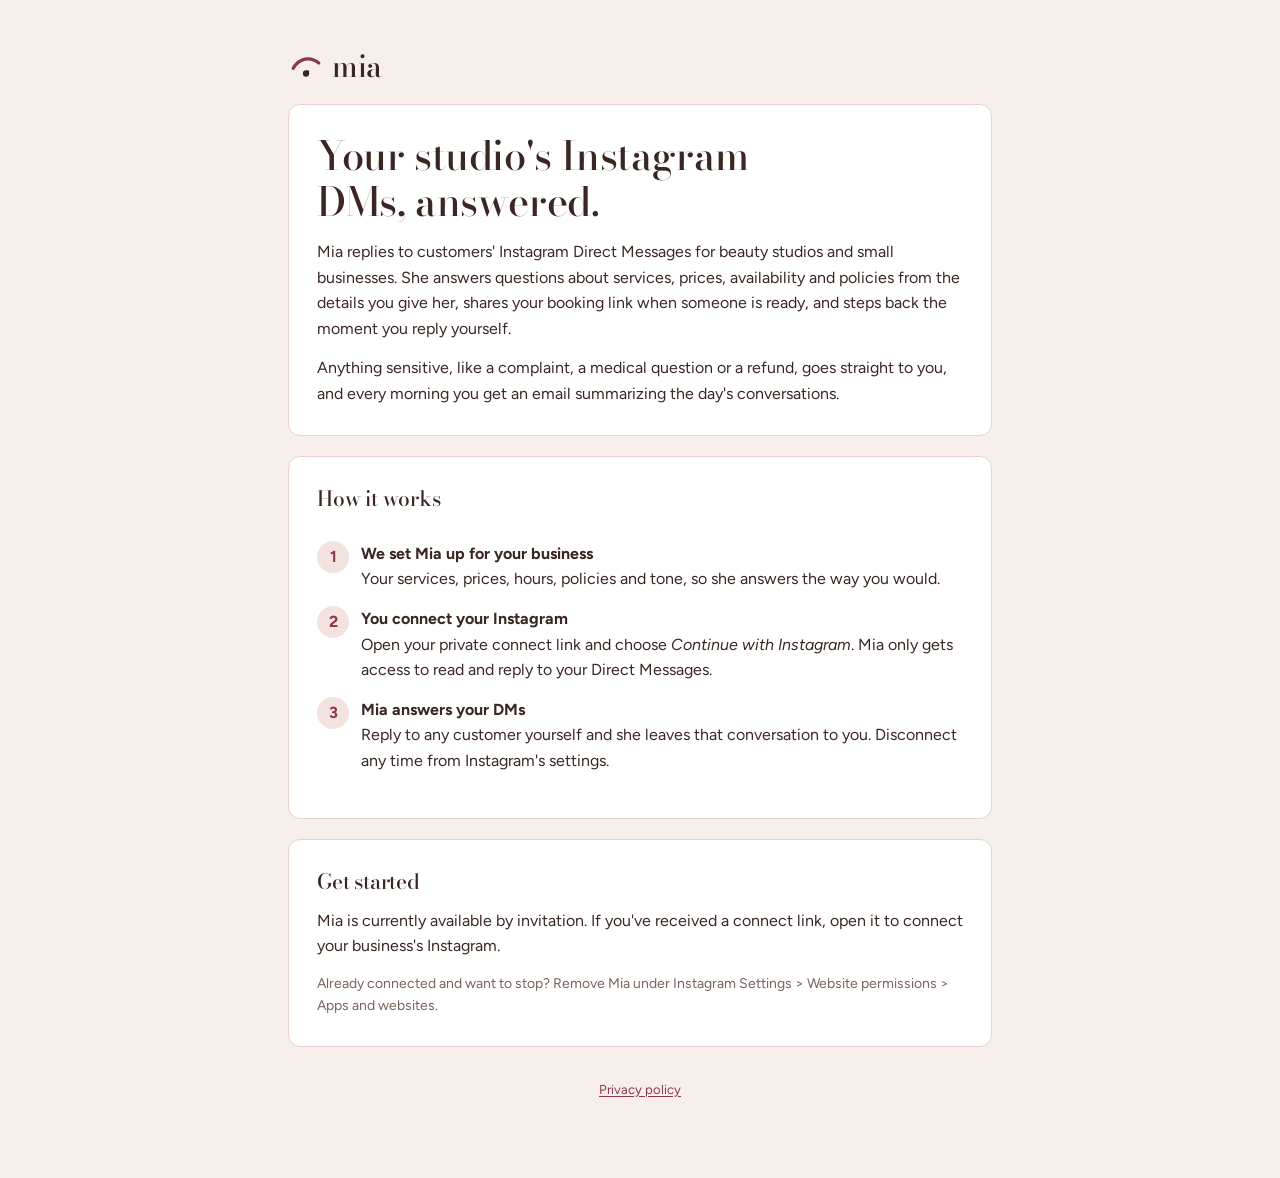
<file: static/home.html>
<!DOCTYPE html>
<html lang="en">
<head>
  <meta charset="UTF-8" />
  <meta name="viewport" content="width=device-width, initial-scale=1.0" />
  <title>Mia · Instagram DM assistant for beauty studios</title>
  <meta name="description" content="Mia answers your studio's Instagram DMs: prices, availability, policies and booking links, and hands anything sensitive to you." />
  <link rel="icon" href="/static/brand/icon.svg" type="image/svg+xml" />
  <link rel="apple-touch-icon" href="/static/brand/icon-192.png" />
  <link rel="preconnect" href="https://fonts.googleapis.com" />
  <link rel="preconnect" href="https://fonts.gstatic.com" crossorigin />
  <link rel="stylesheet" href="https://fonts.googleapis.com/css2?family=Bodoni+Moda:opsz,wght@6..96,500&family=Figtree:wght@400;500;600;700&display=swap" />
  <link rel="stylesheet" href="/static/brand/brand.css" />
  <style>
    .hero h1 { font-size: 40px; }
    .steps { counter-reset: step; list-style: none; padding: 0; display: grid; gap: 14px; }
    .steps li { counter-increment: step; display: grid; grid-template-columns: 32px 1fr; gap: 12px; align-items: start; }
    .steps li::before { content: counter(step); width: 32px; height: 32px; border-radius: 50%; background: var(--mia-tint); color: var(--mia-berry); font-weight: 700; display: grid; place-items: center; }
    .steps strong { display: block; }
    @media (max-width: 520px) { .hero h1 { font-size: 32px; } }
  </style>
</head>
<body class="mia-page">
<main class="mia-shell wide">
  <span class="mia-lockup"><img src="/static/brand/mark.svg" alt="" /><span class="mia-wordmark">mia</span></span>

  <div class="mia-card hero">
    <h1>Your studio's Instagram DMs, answered.</h1>
    <p>Mia replies to customers' Instagram Direct Messages for beauty studios and small businesses. She answers questions about services, prices, availability and policies from the details you give her, shares your booking link when someone is ready, and steps back the moment you reply yourself.</p>
    <p>Anything sensitive, like a complaint, a medical question or a refund, goes straight to you, and every morning you get an email summarizing the day's conversations.</p>
  </div>

  <div class="mia-card">
    <h2>How it works</h2>
    <ol class="steps">
      <li><span><strong>We set Mia up for your business</strong>Your services, prices, hours, policies and tone, so she answers the way you would.</span></li>
      <li><span><strong>You connect your Instagram</strong>Open your private connect link and choose <em>Continue with Instagram</em>. Mia only gets access to read and reply to your Direct Messages.</span></li>
      <li><span><strong>Mia answers your DMs</strong>Reply to any customer yourself and she leaves that conversation to you. Disconnect any time from Instagram's settings.</span></li>
    </ol>
  </div>

  <div class="mia-card">
    <h2>Get started</h2>
    <p>Mia is currently available by invitation. If you've received a connect link, open it to connect your business's Instagram.</p>
    <p class="mia-muted">Already connected and want to stop? Remove Mia under Instagram Settings &gt; Website permissions &gt; Apps and websites.</p>
  </div>

  <p class="mia-footer"><a href="/privacy">Privacy policy</a></p>
</main>
</body>
</html>
</file>
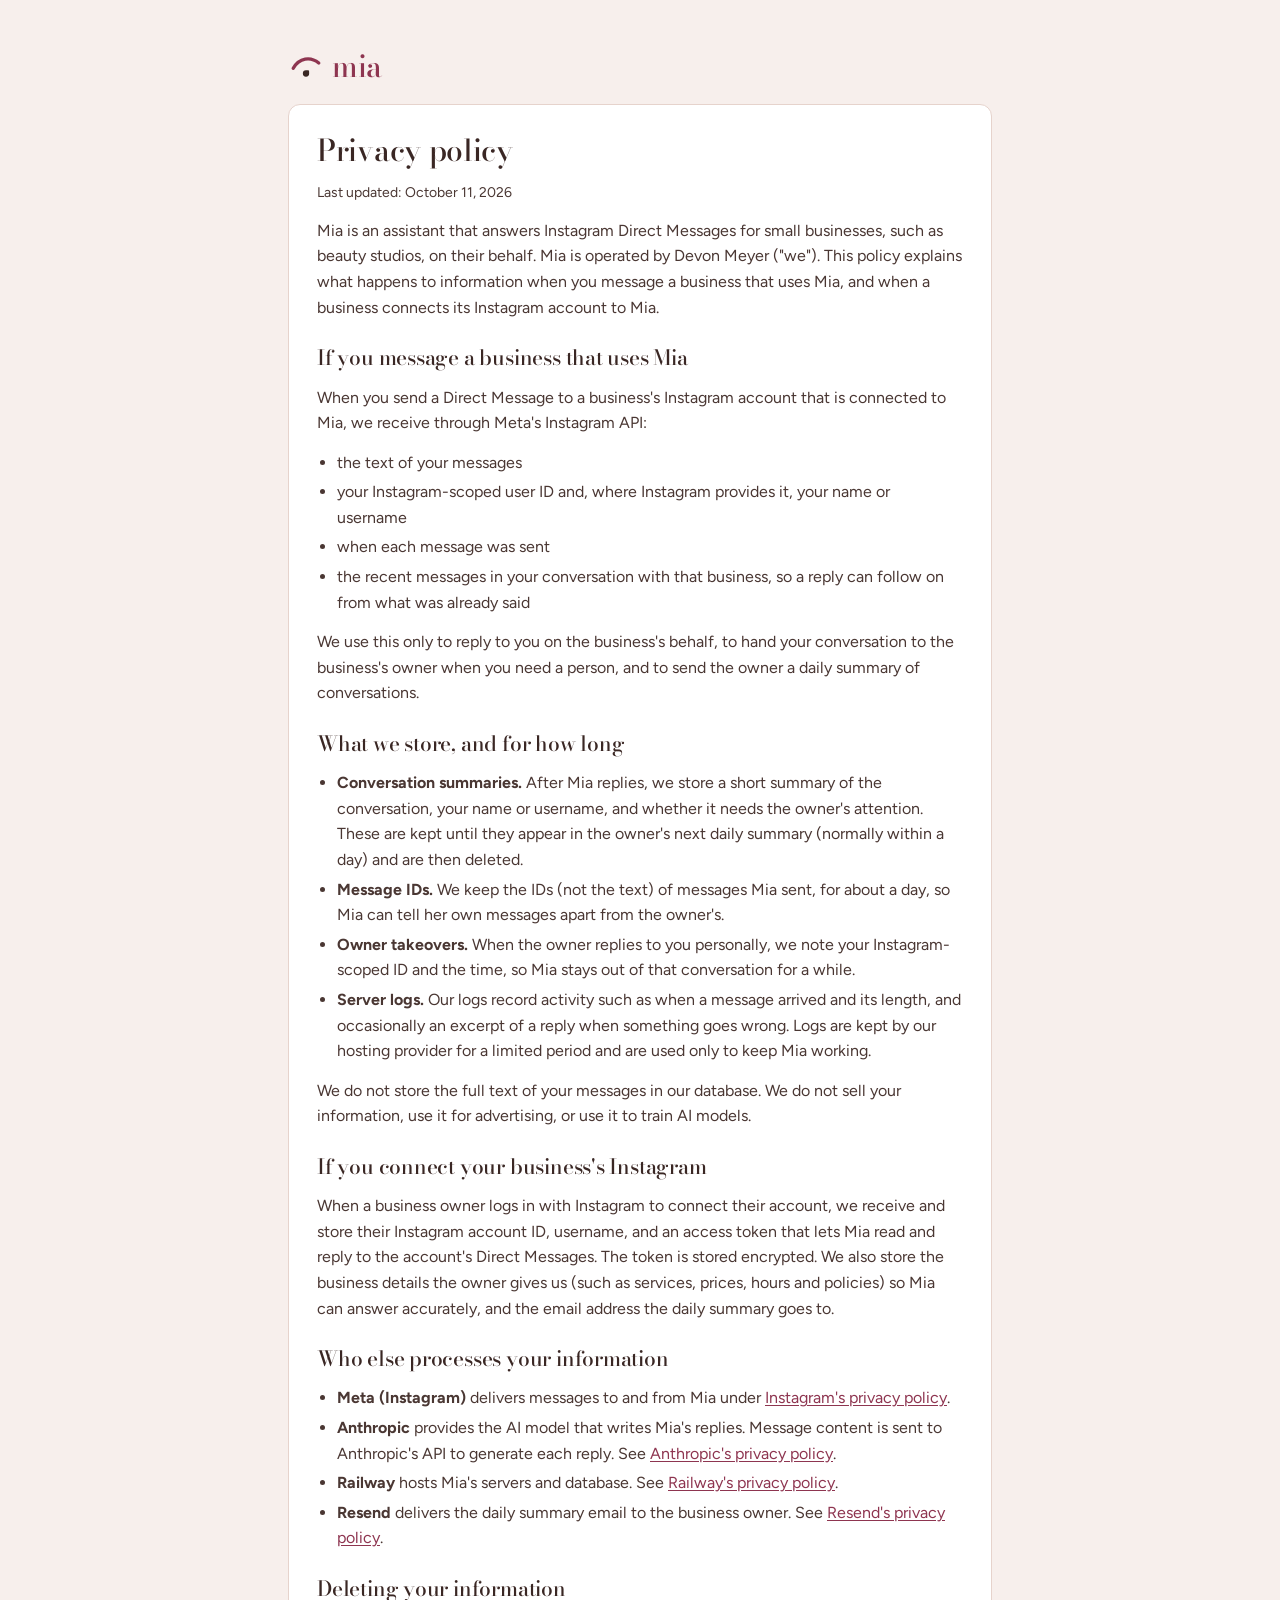
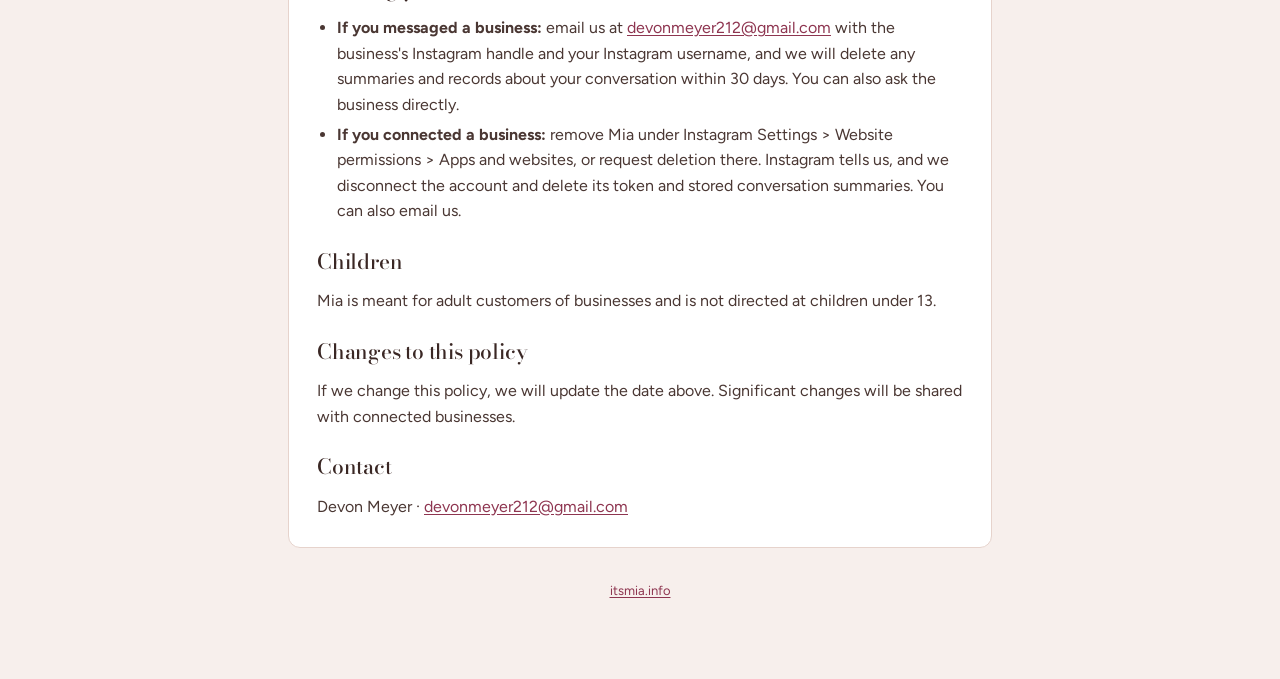
<file: static/privacy.html>
<!DOCTYPE html>
<html lang="en">
<head>
  <meta charset="UTF-8" />
  <meta name="viewport" content="width=device-width, initial-scale=1.0" />
  <title>Privacy Policy · Mia</title>
  <link rel="icon" href="/static/brand/icon.svg" type="image/svg+xml" />
  <link rel="preconnect" href="https://fonts.googleapis.com" />
  <link rel="preconnect" href="https://fonts.gstatic.com" crossorigin />
  <link rel="stylesheet" href="https://fonts.googleapis.com/css2?family=Bodoni+Moda:opsz,wght@6..96,500&family=Figtree:wght@400;500;600;700&display=swap" />
  <link rel="stylesheet" href="/static/brand/brand.css" />
  <style>
    .mia-card h2 { margin-top: 10px; }
    .mia-card ul { padding-left: 20px; display: grid; gap: 4px; }
    .mia-card p, .mia-card li { color: #4A3733; }
    .updated { color: var(--mia-soft); font-size: 14px; }
  </style>
</head>
<body class="mia-page">
<main class="mia-shell wide">
  <a class="mia-lockup" href="/"><img src="/static/brand/mark.svg" alt="" /><span class="mia-wordmark">mia</span></a>
  <div class="mia-card">
    <h1>Privacy policy</h1>
    <p class="updated">Last updated: October 11, 2026</p>

    <p>Mia is an assistant that answers Instagram Direct Messages for small businesses, such as beauty studios, on their behalf. Mia is operated by Devon Meyer ("we"). This policy explains what happens to information when you message a business that uses Mia, and when a business connects its Instagram account to Mia.</p>

    <h2>If you message a business that uses Mia</h2>
    <p>When you send a Direct Message to a business's Instagram account that is connected to Mia, we receive through Meta's Instagram API:</p>
    <ul>
      <li>the text of your messages</li>
      <li>your Instagram-scoped user ID and, where Instagram provides it, your name or username</li>
      <li>when each message was sent</li>
      <li>the recent messages in your conversation with that business, so a reply can follow on from what was already said</li>
    </ul>
    <p>We use this only to reply to you on the business's behalf, to hand your conversation to the business's owner when you need a person, and to send the owner a daily summary of conversations.</p>

    <h2>What we store, and for how long</h2>
    <ul>
      <li><strong>Conversation summaries.</strong> After Mia replies, we store a short summary of the conversation, your name or username, and whether it needs the owner's attention. These are kept until they appear in the owner's next daily summary (normally within a day) and are then deleted.</li>
      <li><strong>Message IDs.</strong> We keep the IDs (not the text) of messages Mia sent, for about a day, so Mia can tell her own messages apart from the owner's.</li>
      <li><strong>Owner takeovers.</strong> When the owner replies to you personally, we note your Instagram-scoped ID and the time, so Mia stays out of that conversation for a while.</li>
      <li><strong>Server logs.</strong> Our logs record activity such as when a message arrived and its length, and occasionally an excerpt of a reply when something goes wrong. Logs are kept by our hosting provider for a limited period and are used only to keep Mia working.</li>
    </ul>
    <p>We do not store the full text of your messages in our database. We do not sell your information, use it for advertising, or use it to train AI models.</p>

    <h2>If you connect your business's Instagram</h2>
    <p>When a business owner logs in with Instagram to connect their account, we receive and store their Instagram account ID, username, and an access token that lets Mia read and reply to the account's Direct Messages. The token is stored encrypted. We also store the business details the owner gives us (such as services, prices, hours and policies) so Mia can answer accurately, and the email address the daily summary goes to.</p>

    <h2>Who else processes your information</h2>
    <ul>
      <li><strong>Meta (Instagram)</strong> delivers messages to and from Mia under <a href="https://privacycenter.instagram.com/policy" target="_blank" rel="noopener">Instagram's privacy policy</a>.</li>
      <li><strong>Anthropic</strong> provides the AI model that writes Mia's replies. Message content is sent to Anthropic's API to generate each reply. See <a href="https://www.anthropic.com/legal/privacy" target="_blank" rel="noopener">Anthropic's privacy policy</a>.</li>
      <li><strong>Railway</strong> hosts Mia's servers and database. See <a href="https://railway.com/legal/privacy" target="_blank" rel="noopener">Railway's privacy policy</a>.</li>
      <li><strong>Resend</strong> delivers the daily summary email to the business owner. See <a href="https://resend.com/legal/privacy-policy" target="_blank" rel="noopener">Resend's privacy policy</a>.</li>
    </ul>

    <h2>Deleting your information</h2>
    <ul>
      <li><strong>If you messaged a business:</strong> email us at <a href="mailto:devonmeyer212@gmail.com">devonmeyer212@gmail.com</a> with the business's Instagram handle and your Instagram username, and we will delete any summaries and records about your conversation within 30 days. You can also ask the business directly.</li>
      <li><strong>If you connected a business:</strong> remove Mia under Instagram Settings &gt; Website permissions &gt; Apps and websites, or request deletion there. Instagram tells us, and we disconnect the account and delete its token and stored conversation summaries. You can also email us.</li>
    </ul>

    <h2>Children</h2>
    <p>Mia is meant for adult customers of businesses and is not directed at children under 13.</p>

    <h2>Changes to this policy</h2>
    <p>If we change this policy, we will update the date above. Significant changes will be shared with connected businesses.</p>

    <h2>Contact</h2>
    <p>Devon Meyer · <a href="mailto:devonmeyer212@gmail.com">devonmeyer212@gmail.com</a></p>
  </div>
  <p class="mia-footer"><a href="/">itsmia.info</a></p>
</main>
</body>
</html>
</file>
<file: static/brand/brand.css>
/* Mia brand ("Pigment"): Bodoni Moda + Figtree, a brow-arch mark, colors from pigment swatches.
   Pages load this plus the Google Fonts link below:
   https://fonts.googleapis.com/css2?family=Bodoni+Moda:opsz,wght@6..96,500&family=Figtree:wght@400;500;600;700&display=swap */
:root {
  --mia-blush: #F7EFEC;       /* page background */
  --mia-nude: #EAD8D1;        /* fills, cards */
  --mia-rose: #C9A39A;        /* lines, quiet accents */
  --mia-berry: #8E3550;       /* buttons, links, the brow arch */
  --mia-cocoa: #3A2724;       /* text, dark ground, the dot */
  --mia-tint: #F3E3DE;        /* soft fill */
  --mia-line: #E6D3CC;        /* borders */
  --mia-soft: #7A625D;        /* secondary text */
  --mia-berry-light: #E7B3C0; /* arch on dark ground */
  --mia-berry-tint: #F6DCE3;  /* "needs you" highlights */
  --mia-display: "Bodoni Moda", "Didot", "Bodoni 72", Georgia, serif;
  --mia-body: "Figtree", system-ui, -apple-system, "Segoe UI", sans-serif;
}

/* Simple branded pages: connect flow, confirmations, privacy */
body.mia-page {
  margin: 0;
  background: var(--mia-blush);
  color: var(--mia-cocoa);
  font: 16px/1.6 var(--mia-body);
  padding: 48px 16px 64px;
}
.mia-page .mia-shell { max-width: 30rem; margin: 0 auto; display: grid; gap: 20px; }
.mia-page .mia-shell.wide { max-width: 44rem; }
.mia-lockup { display: inline-flex; align-items: center; gap: 8px; color: var(--mia-cocoa); text-decoration: none; }
.mia-lockup img { width: 36px; height: 36px; }
.mia-wordmark { font-family: var(--mia-display); font-weight: 500; font-size: 30px; line-height: 1; letter-spacing: -.01em; }
.mia-card { background: #fff; border: 1px solid var(--mia-line); border-radius: 12px; padding: 28px; display: grid; gap: 14px; }
.mia-card h1, .mia-card h2 { font-family: var(--mia-display); font-weight: 500; letter-spacing: -.01em; margin: 0; text-wrap: balance; }
.mia-card h1 { font-size: 30px; line-height: 1.15; }
.mia-card h2 { font-size: 21px; line-height: 1.25; }
.mia-card p, .mia-card ul { margin: 0; }
.mia-muted { color: var(--mia-soft); font-size: 14px; }
.mia-page a { color: var(--mia-berry); text-underline-offset: 2px; }
.mia-button {
  display: inline-block; justify-self: start;
  background: var(--mia-berry); color: #fff !important; text-decoration: none;
  font: 600 16px/1 var(--mia-body); padding: 14px 22px; border-radius: 999px;
}
.mia-button:hover { background: #7A2C44; }
.mia-button:focus-visible { outline: 2px solid var(--mia-cocoa); outline-offset: 3px; }
.mia-footer { color: var(--mia-soft); font-size: 13px; text-align: center; }
</file>
